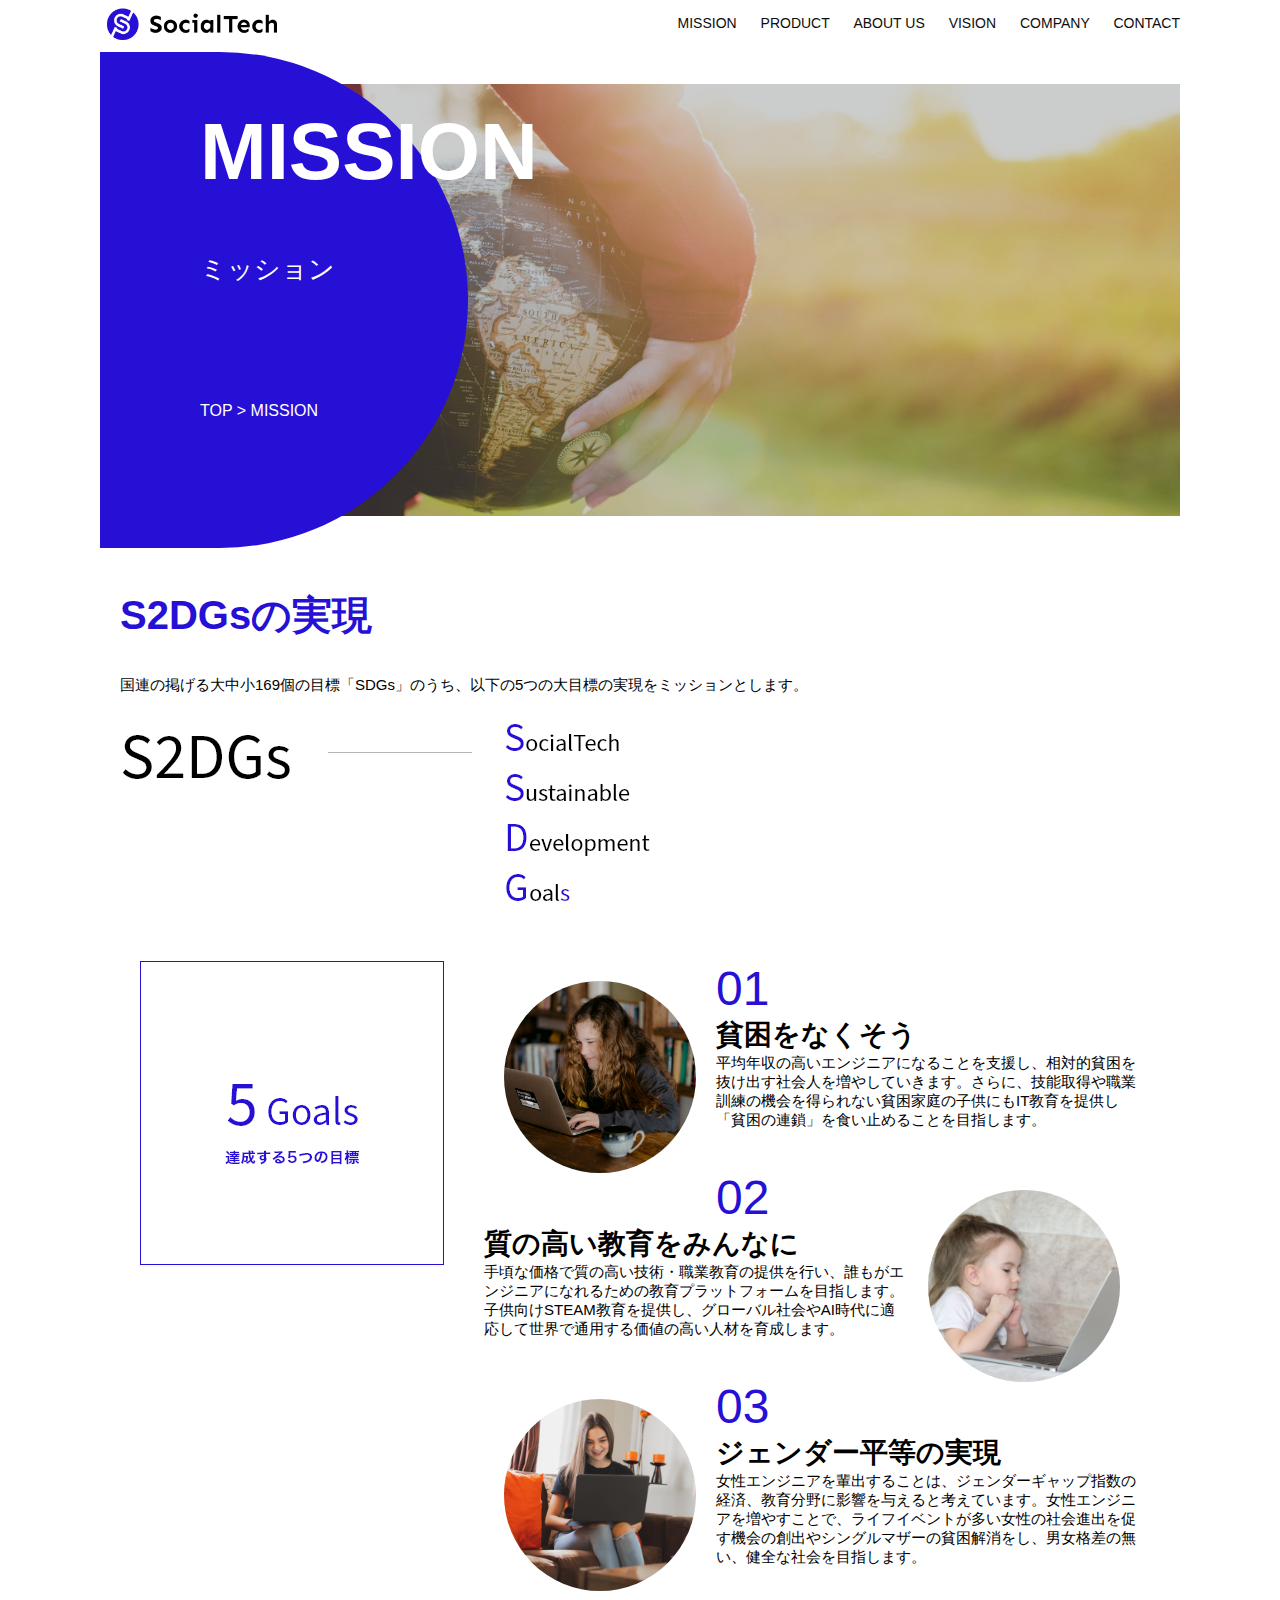
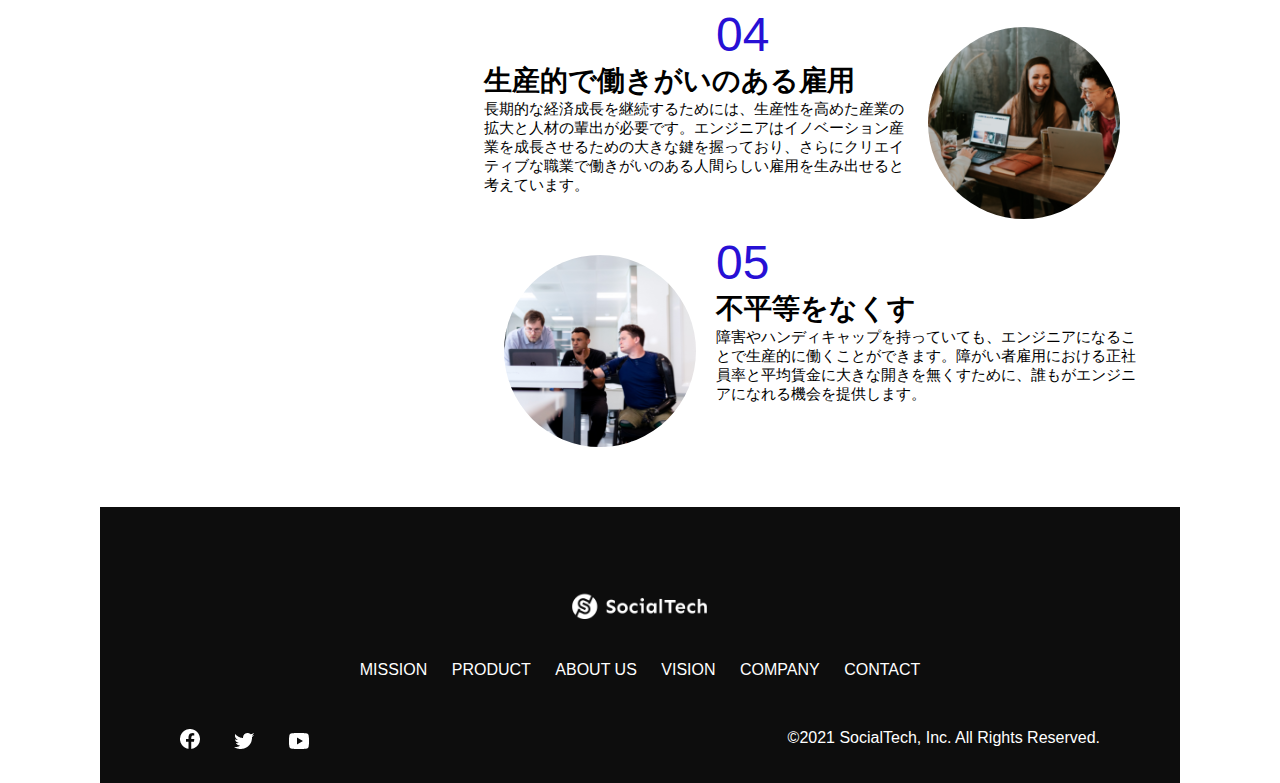
<file: kadai_tutorial_output/mission.html>
<!DOCTYPE html>
<html>
<head>
  <title>SocialTech - MISSION ミッション -</title>
  <meta charset="UTF-8">
  <meta name="description" content="SocialTechが目指す5つの目標（S2DGs）を紹介します">
  <meta name="viewport" content="width=device-width, initial-scale=1.0">
  <link rel="stylesheet" href="style.css">
</head>
<body>
  <!-- ヘッダー -->
  <header>
    <!-- ロゴ -->
    <a href="index.html" id="logo"><img src="images/logo.png" alt="トップページに戻る"></a>
    <!-- PC用ナビゲーション -->
    <nav id="nav-pc">
      <a href="mission.html">MISSION</a>
      <a href="product.html">PRODUCT</a>
      <a href="index.html#aboutus">ABOUT US</a>
      <a href="index.html#vision">VISION</a>
      <a href="index.html#company">COMPANY</a>
      <a href="index.html#contact">CONTACT</a>
    </nav>
    <!-- スマホ用メニューボタン -->
    <img id="menu-sp" src="images/button-menu.png" alt="ナビゲーションを開く" onclick="document.getElementById('nav-sp').style.display = 'block'">
    <!-- スマホ用ナビゲーション -->
    <nav id="nav-sp">
      <img id="close" src="images/button-close.png" alt="ナビゲーションを閉じる" onclick="document.getElementById('nav-sp').style.display = 'none'">
      <a id="logo-sp" href="index.html" onclick="document.getElementById('nav-sp').style.display = 'none'"><img
          src="images/logo-sp.png" alt="トップページに戻る"></a>
      <a class="menu" href="mission.html" onclick="document.getElementById('nav-sp').style.display = 'none'">MISSION</a>
      <a class="menu" href="product.html" onclick="document.getElementById('nav-sp').style.display = 'none'">PRODUCT</a>
      <a class="menu" href="index.html#aboutus" onclick="document.getElementById('nav-sp').style.display = 'none'">ABOUT
        US</a>
      <a class="menu" href="index.html#vision"
        onclick="document.getElementById('nav-sp').style.display = 'none'">VISION</a>
      <a class="menu" href="index.html#company"
        onclick="document.getElementById('nav-sp').style.display = 'none'">COMPANY</a>
      <a class="menu" href="index.html#contact"
        onclick="document.getElementById('nav-sp').style.display = 'none'">CONTACT</a>
      <div id="sns">
        <a href="https://www.facebook.com/sejuku2013"><img src="images/button-facebook.png" alt="Facebookのリンク"></a>
        <a href="https://twitter.com/samuraijuku"><img src="images/button-twitter.png" alt="Twitterのリンク"></a>
        <a href="https://www.youtube.com/channel/UCCFOQO5aDK0xXam4cUQXT8g"><img src="images/button-youtube.png" alt="YouTubeのリンク"></a>
      </div>
    </nav>
  </header>
  <main>
    <article>
      <section id="mission-main">
        <div id="mission-title">
          <h1>MISSION</h1>
          <span>ミッション</span>
          <div>TOP > MISSION</div>
        </div>
      </section>
      <section id="mission-s2dgs">
        <h2 class="mission-h2">S2DGsの実現</h2>
        <p>国連の掲げる大中小169個の目標「SDGs」のうち、以下の5つの大目標の実現をミッションとします。</p>
        <img src="images/mission/mission-s2dgs.png" alt="S2DGs">
      </section>
      <section id="mission-5goals">
        <div>
          <img id="s2dgs-image" src="images/mission/mission-5goals.png" alt="5Goals">
        </div>
        <div>
          <div>
            <img class="fivegoals-image-left" src="images/mission/mission-5goals01.png" alt="PCを操作する女の子">
            <span class="fivegoals-number">01</span>
            <h3 class="fivegoals-h3">貧困をなくそう</h3>
            <p class="fivegoals-p">平均年収の高いエンジニアになることを支援し、相対的貧困を抜け出す社会人を増やしていきます。さらに、技能取得や職業訓練の機会を得られない貧困家庭の子供にもIT教育を提供し「貧困の連鎖」を食い止めることを目指します。</p>
          </div>
          <div>
            <img class="fivegoals-image-right" src="images/mission/mission-5goals02.png" alt="PCを見つめる小さい女の子">
            <span class="fivegoals-number">02</span>
            <h3 class="fivegoals-h3">質の高い教育をみんなに</h3>
            <p class="fivegoals-p">手頃な価格で質の高い技術・職業教育の提供を行い、誰もがエンジニアになれるための教育プラットフォームを目指します。子供向けSTEAM教育を提供し、グローバル社会やAI時代に適応して世界で通用する価値の高い人材を育成します。</p>
          </div>
          <div>
            <img class="fivegoals-image-left" src="images/mission/mission-5goals03.png" alt="PCを操作する女性">
            <span class="fivegoals-number">03</span>
            <h3 class="fivegoals-h3">ジェンダー平等の実現</h3>
            <p class="fivegoals-p">女性エンジニアを輩出することは、ジェンダーギャップ指数の経済、教育分野に影響を与えると考えています。女性エンジニアを増やすことで、ライフイベントが多い女性の社会進出を促す機会の創出やシングルマザーの貧困解消をし、男女格差の無い、健全な社会を目指します。</p>
          </div>
          <div>
            <img class="fivegoals-image-right" src="images/mission/mission-5goals04.png" alt="笑顔で話し合う3人の男女">
            <span class="fivegoals-number">04</span>
            <h3 class="fivegoals-h3">生産的で働きがいのある雇用</h3>
            <p class="fivegoals-p">長期的な経済成長を継続するためには、生産性を高めた産業の拡大と人材の輩出が必要です。エンジニアはイノベーション産業を成長させるための大きな鍵を握っており、さらにクリエイティブな職業で働きがいのある人間らしい雇用を生み出せると考えています。</p>
          </div>
          <div>
            <img class="fivegoals-image-left" src="images/mission/mission-5goals05.png" alt="障害を持つ男性が生き生きと働く様子">
            <span class="fivegoals-number">05</span>
            <h3 class="fivegoals-h3">不平等をなくす</h3>
            <p class="fivegoals-p">障害やハンディキャップを持っていても、エンジニアになることで生産的に働くことができます。障がい者雇用における正社員率と平均賃金に大きな開きを無くすために、誰もがエンジニアになれる機会を提供します。</p>
          </div>
        </div>
      </section>
    </article>
    <footer>
      <div id="footer-logo">
        <img src="images/logo-sp.png" alt="SocialTech">
      </div>
      <div id="footer-link">
        <a href="mission.html">MISSION</a>
        <a href="product.html">PRODUCT</a>
        <a href="index.html#aboutus">ABOUT US</a>
        <a href="index.html#vision">VISION</a>
        <a href="index.html#company">COMPANY</a>
        <a href="index.html#contact">CONTACT</a>
      </div>
      <div id="sns-footer">
        <a href="https://www.facebook.com/sejuku2013"><img src="images/button-facebook.png" alt="Facebookのリンク"></a>
        <a href="https://twitter.com/samuraijuku"><img src="images/button-twitter.png" alt="Twitterのリンク"></a>
        <a href="https://www.youtube.com/channel/UCCFOQO5aDK0xXam4cUQXT8g"><img src="images/button-youtube.png" alt="YouTubeのリンク"></a>
        <span id="copyright">&copy;2021 SocialTech, Inc. All Rights Reserved. </span>
      </div>
    </footer>
  </main>
</body>
</html>
</file>
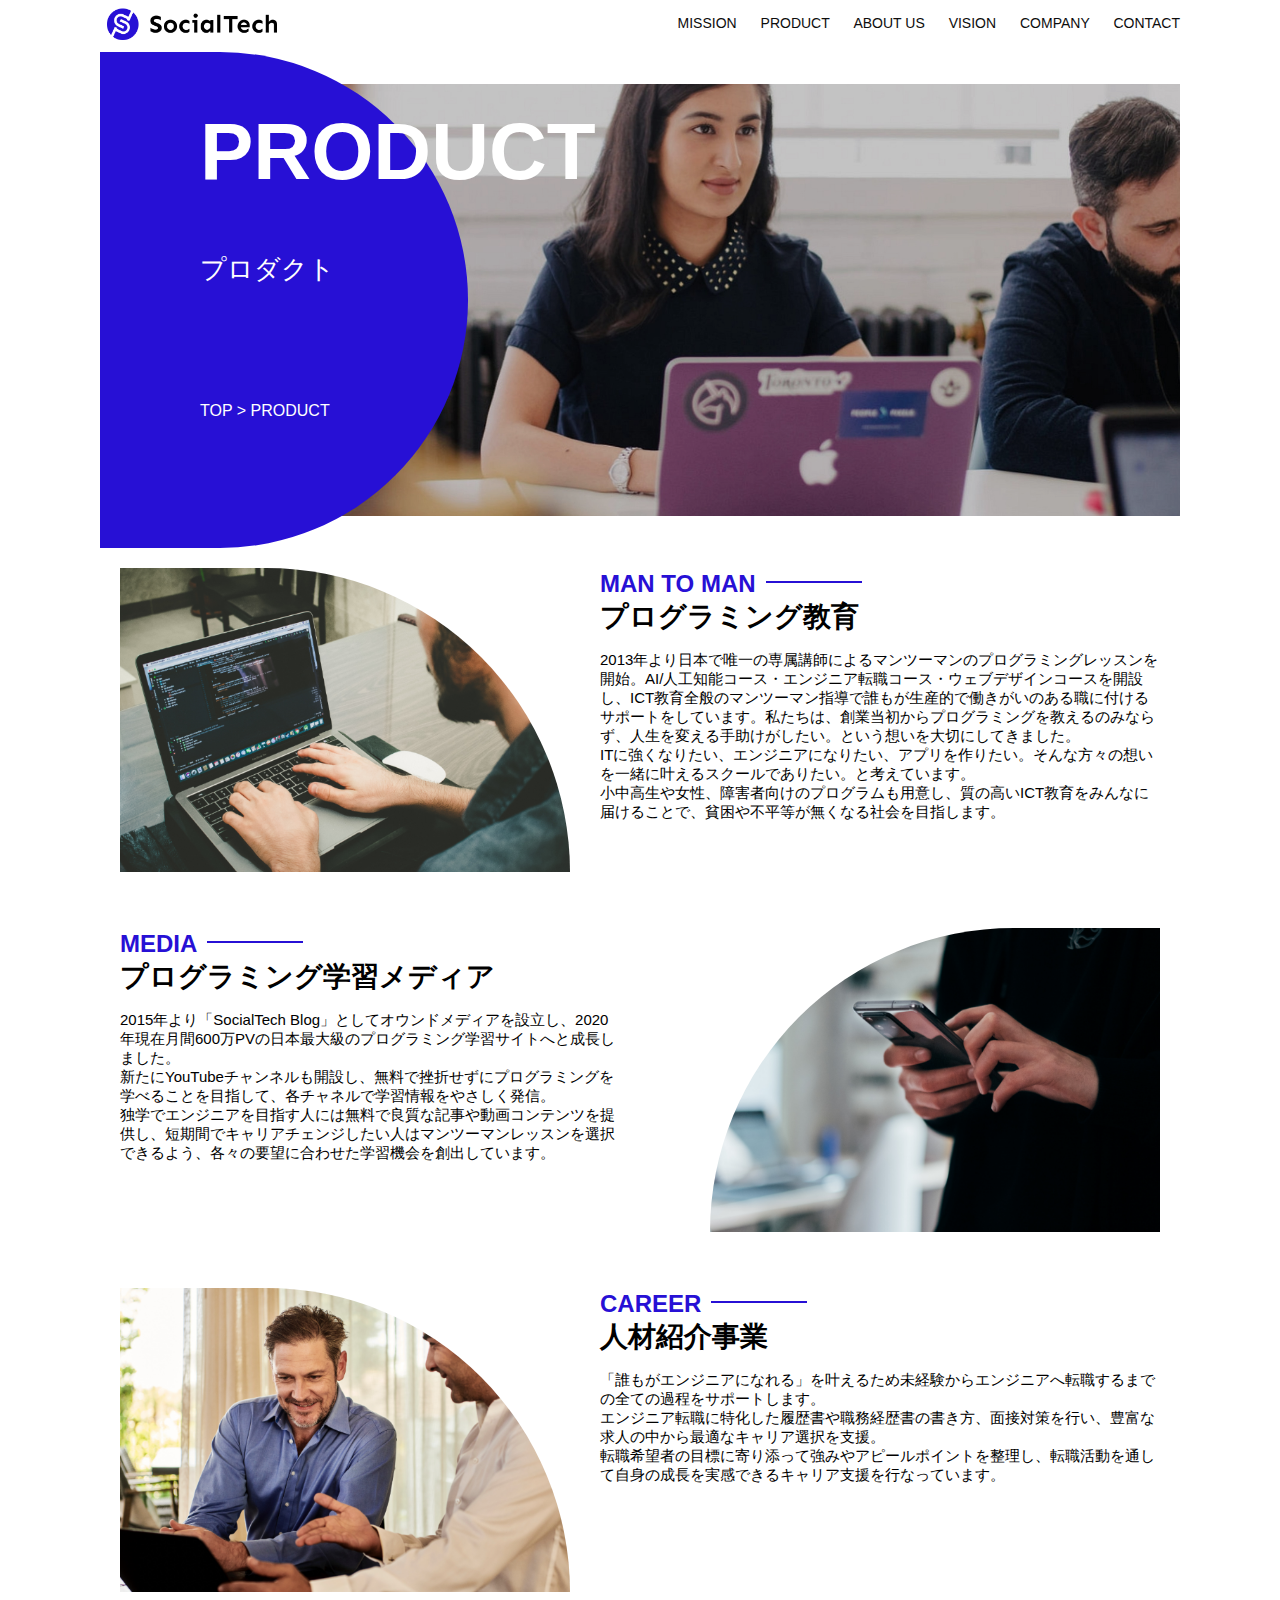
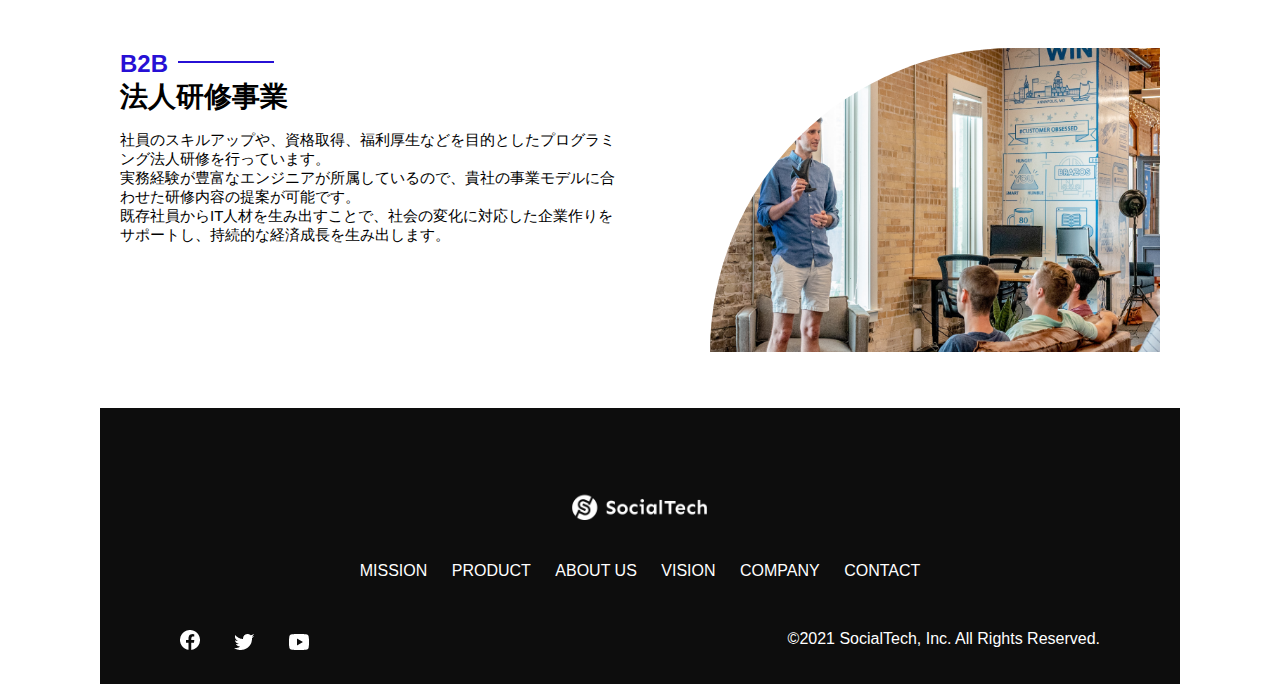
<file: kadai_tutorial_output/product.html>
<!DOCTYPE html>
<html>
<head>
  <title>SocialTech -PRODUCT プロダクト-</title>
  <meta charset="UTF-8">
  <meta name="description" content="SocialTechの4つのプロダクトを紹介します">
  <meta name="viewport" content="width=device-width, initial-scale=1.0">
  <link rel="stylesheet" href="style.css">
</head>
<body>
  <!-- ヘッダー -->
  <header>
    <!-- ロゴ -->
    <a href="index.html" id="logo"><img src="images/logo.png" alt="トップページに戻る"></a>
    <!-- PC用ナビゲーション -->
    <nav id="nav-pc">
      <a href="mission.html">MISSION</a>
      <a href="product.html">PRODUCT</a>
      <a href="index.html#aboutus">ABOUT US</a>
      <a href="index.html#vision">VISION</a>
      <a href="index.html#company">COMPANY</a>
      <a href="index.html#contact">CONTACT</a>
    </nav>
    <!-- スマホ用メニューボタン -->
    <img id="menu-sp" src="images/button-menu.png" alt="ナビゲーションを開く" onclick="document.getElementById('nav-sp').style.display = 'block'">
    <!-- スマホ用ナビゲーション -->
    <nav id="nav-sp">
      <img id="close" src="images/button-close.png" alt="ナビゲーションを閉じる" onclick="document.getElementById('nav-sp').style.display = 'none'">
      <a id="logo-sp" href="index.html" onclick="document.getElementById('nav-sp').style.display = 'none'"><img
          src="images/logo-sp.png" alt="トップページに戻る"></a>
      <a class="menu" href="mission.html" onclick="document.getElementById('nav-sp').style.display = 'none'">MISSION</a>
      <a class="menu" href="product.html" onclick="document.getElementById('nav-sp').style.display = 'none'">PRODUCT</a>
      <a class="menu" href="index.html#aboutus" onclick="document.getElementById('nav-sp').style.display = 'none'">ABOUT
        US</a>
      <a class="menu" href="index.html#vision"
        onclick="document.getElementById('nav-sp').style.display = 'none'">VISION</a>
      <a class="menu" href="index.html#company"
        onclick="document.getElementById('nav-sp').style.display = 'none'">COMPANY</a>
      <a class="menu" href="index.html#contact"
        onclick="document.getElementById('nav-sp').style.display = 'none'">CONTACT</a>
      <div id="sns">
        <a href="https://www.facebook.com/sejuku2013"><img src="images/button-facebook.png" alt="Facebookのリンク"></a>
        <a href="https://twitter.com/samuraijuku"><img src="images/button-twitter.png" alt="Twitterのリンク"></a>
        <a href="https://www.youtube.com/channel/UCCFOQO5aDK0xXam4cUQXT8g"><img src="images/button-youtube.png" alt="YouTubeのリンク"></a>
      </div>
    </nav>
  </header>
  <main>
    <article>
      <section id="product-main">
        <div id="product-title">
          <h1>PRODUCT</h1>
          <span>プロダクト</span>
          <div>TOP > PRODUCT</div>
        </div>
      </section>
      <section class="product-section1">
        <img src="images/product/product-mantoman.png" alt="PCでコードを書く男性">
        <div>
          <h2 class="product-h2">MAN TO MAN</h2>
          <h3 class="product-h3">プログラミング教育</h3>
          <p>2013年より日本で唯一の専属講師によるマンツーマンのプログラミングレッスンを開始。AI/人工知能コース・エンジニア転職コース・ウェブデザインコースを開設し、ICT教育全般のマンツーマン指導で誰もが生産的で働きがいのある職に付けるサポートをしています。私たちは、創業当初からプログラミングを教えるのみならず、人生を変える手助けがしたい。という想いを大切にしてきました。<br>ITに強くなりたい、エンジニアになりたい、アプリを作りたい。そんな方々の想いを一緒に叶えるスクールでありたい。と考えています。<br>小中高生や女性、障害者向けのプログラムも用意し、質の高いICT教育をみんなに届けることで、貧困や不平等が無くなる社会を目指します。</p>
        </div>
      </section>
      <section class="product-section2">
        <div>
          <h2 class="product-h2">MEDIA</h2>
          <h3 class="product-h3">プログラミング学習メディア</h3>
          <p>2015年より「SocialTech Blog」としてオウンドメディアを設立し、2020年現在月間600万PVの日本最大級のプログラミング学習サイトへと成長しました。<br>新たにYouTubeチャンネルも開設し、無料で挫折せずにプログラミングを学べることを目指して、各チャネルで学習情報をやさしく発信。<br>独学でエンジニアを目指す人には無料で良質な記事や動画コンテンツを提供し、短期間でキャリアチェンジしたい人はマンツーマンレッスンを選択できるよう、各々の要望に合わせた学習機会を創出しています。</p>
        </div>
        <img src="images/product/product-media.png" alt="スマートフォンを操作する人">
      </section>
      <section class="product-section1">
        <img src="images/product/product-career.png" alt="笑顔で話し合う2人の男性">
        <div>
          <h2 class="product-h2">CAREER</h2>
          <h3 class="product-h3">人材紹介事業</h3>
          <p>「誰もがエンジニアになれる」を叶えるため未経験からエンジニアへ転職するまでの全ての過程をサポートします。<br>エンジニア転職に特化した履歴書や職務経歴書の書き方、面接対策を行い、豊富な求人の中から最適なキャリア選択を支援。<br>転職希望者の目標に寄り添って強みやアピールポイントを整理し、転職活動を通して自身の成長を実感できるキャリア支援を行なっています。<br></p>
        </div>
      </section>
      <section class="product-section2">
        <div>
          <h2 class="product-h2">B2B</h2>
          <h3 class="product-h3">法人研修事業</h3>
          <p>社員のスキルアップや、資格取得、福利厚生などを目的としたプログラミング法人研修を行っています。<br>実務経験が豊富なエンジニアが所属しているので、貴社の事業モデルに合わせた研修内容の提案が可能です。<br>既存社員からIT人材を生み出すことで、社会の変化に対応した企業作りをサポートし、持続的な経済成長を生み出します。</p>
        </div>
        <img src="images/product/product-b2b.png" alt="講演中の男性とそれを聴く人々">
      </section>
    </article>
    <footer>
      <div id="footer-logo">
        <img src="images/logo-sp.png" alt="SocialTech">
      </div>
      <div id="footer-link">
        <a href="mission.html">MISSION</a>
        <a href="product.html">PRODUCT</a>
        <a href="index.html#aboutus">ABOUT US</a>
        <a href="index.html#vision">VISION</a>
        <a href="index.html#company">COMPANY</a>
        <a href="index.html#contact">CONTACT</a>
      </div>
      <div id="sns-footer">
        <a href="https://www.facebook.com/sejuku2013"><img src="images/button-facebook.png" alt="Facebookのリンク"></a>
        <a href="https://twitter.com/samuraijuku"><img src="images/button-twitter.png" alt="Twitterのリンク"></a>
        <a href="https://www.youtube.com/channel/UCCFOQO5aDK0xXam4cUQXT8g"><img src="images/button-youtube.png" alt="YouTubeのリンク"></a>
        <span id="copyright">&copy;2021 SocialTech, Inc. All Rights Reserved. </span>
      </div>
    </footer>
  </main>
</body>

</html>
</file>
<file: kadai_tutorial_output/style.css>
/* PC、スマホ共通スタイル */
body {
    font-family: "Source Sans Pro", "Hiragino Kaku Gothic ProN", Meiryo, Arial,
        sans-serif;
}

p {
    font-size: 15px;
}

.arrow-right {
    color: #2710d5;
}

#submit {
    margin-top: 50px;
}

/*================
 PC用のスタイル
=================*/
@media screen and (min-width: 768px) {
    /* PC用カルーセル設定 */
    .carousel {
        width: 885px;
        margin-left: 20px;
    }
    .carouselImg {
        width: 885px;
    }

    /* 横幅設定 */
    body {
        max-width: 1080px;
        min-width: 900px;
        margin: 0 auto 0 auto;
    }

    /* ヘッダー */
    header {
        display: flex;
        justify-content: space-between;
    }

    /* ナビゲーションのレイアウト */
    #nav-pc {
        font-size: 14px;
        padding-top: 15px;
    }

    /* ナビゲーションのリンクの装飾設定 */
    #nav-pc > a {
        text-decoration: none;
        margin-left: 20px;
    }
    #nav-pc > a:link {
        color: #0d0d0d;
    }
    #nav-pc > a:visited {
        color: #0d0d0d;
    }
    #nav-pc > a:hover {
        color: #0d0d0d;
        text-decoration: underline;
    }
    #nav-pc > a:active {
        color: #0d0d0d;
    }

    /* スマホ用ナビを非表示 */
    #nav-sp,
    #menu-sp {
        display: none;
    }

    /* メインビジュアル*/
    #main-visual {
        position: relative;
        height: 400px;
    }
    #main-message {
        position: absolute;
        top: 0;
        left: 0;
        background-color: #2710d5;
        color: #ffffff;
        border-radius: 0 0 476px 0;
        max-width: 620px;
        height: 100%;
        width: 100%;
        z-index: 11;
    }
    #main-message > h1 {
        font-size: 60px;
        font-weight: bold;
        margin: 100px 0 0 50px;
    }

    #main-message > p {
        font-size: 28px;
        margin-left: 50px;
    }
    #main-visual > img {
        max-width: 620px;
        border-radius: 476px 0 0 0;
        position: absolute;
        top: 0;
        right: 0;
        z-index: 10;
    }

    /*見出し*/
    h2 {
        margin-top: 40px;
    }

    h2::after {
        content: url("images/line.png");
        margin-left: 10px;
    }

    h3 {
        font-size: 27px;
    }

    /* ミッション */
    #mission {
        margin: 80px auto ;
        width: 100%;
    }

    #mission-flex {
        width: 100%;
        display: flex;
    }

    #mission-flex > div {
        width: 50%;
        margin: 20px;
    }

    #mission-photo {
        width: 100%;
    }

    #s2dgs {
        margin-top: 50px;
        width: 100%;
    }

    /* プロダクト */
    #product {
        background-color: #fafafa;
        margin: 80px 0;
        padding: 10px 40px 0px 40px;
    }

    /* 外枠 */
    #product > div {
        margin-top: 40px;
        display: flex;
    }

    /* 左のカラム */
    #product-left {
        width: 50%;
        margin-right: 20px;
    }

    /* 右のカラム */
    #product-right {
        width: 50%;
        margin-left: 20px;
        margin-top: 80px;
    }

    /* 画像＋説明の枠 */
    #product-left > div {
        position: relative;
        height: 480px;
        margin-right: 20px;
    }
    #product-right > div {
        position: relative;
        height: 480px;
        margin-left: 20px;
    }

    /* 画像*/
    .product-photo {
        width: 100%;
    }

    /* 説明文の枠 */
    .product-explain {
        background-color: #ffffff;
        position: absolute;
        left: 0;
        top: 280px;
        margin: 0 40px;
        padding: 20px;
        box-shadow: 5px 5px 10px rgba(0, 0, 0, 0.05);
    }

    /* 説明文の英語 */
    .product-explain > span {
        color: #2710d5;
        font-weight: bold;
        font-size: 16px;
        margin: 0px;
    }

    /* 説明文の見出し */
    .product-explain > h3 {
        font-size: 20px;
        margin: 5px 0;
    }

    /* 説明文 */
    .product-explain > p {
        font-size: 14px;
        margin: 0;
    }

    /* もっと見るボタン */
    #product-more {
        margin: 0 auto -42px auto;
    }

    /* ABOUT US */
    #aboutus {
        margin: 80px auto;
    }

    /* ３つの組織文化と写真を入れる枠 */
    #aboutus > div {
        display: flex;
    }

    /* 画像 */
    .culture-img {
        width: 100%;
        align-self: flex-start;
    }

    .culture-img2 {
        margin-top: 50px;
        width: 100%;
    }

    /* 3つの組織文化の表 */
    .culture-table {
        margin-right: 50px;
    }

    /* 番号 */
    .culture-num {
        font-size: 80px;
        color: #2710d5;
        margin: 0 20px 0 0;
    }

    /* 組織文化英語 */
    .culture-en {
        color: #2710d5;
        font-weight: bold;
        font-size: 24px;
        display: block;
    }

    /* 組織文化日本語 */
    .culture-jp {
        font-size: 28px;
        font-weight: bold;
    }

    /* 説明文 */
    .culture-description {
        margin: 0;
    }

    /* ビジョン */
    #vision {
        margin: 80px auto;
    }

    /* セクション内の外枠*/
    #vision > div {
        width: 100%;
        display: flex;
        justify-content: space-between;
        flex-wrap: wrap;
    }

    /*7つの行動指針の枠*/
    .vision-box {
        width: 300px;
        height: 300px;
        margin-bottom: 30px;
        position: relative;
    }

    .vision-box > img {
        width: 100%;
        height: auto;
        position: absolute;
        top: 0;
        left: 0;
        z-index: 30;
    }

    .vision-box > span {
        position: absolute;
        top: 0;
        left: 0;
        z-index: 31;
        margin-right: 20px;
    }

    .vision-box > span > h4 {
        color: #2710d5;
        font-size: 19px;
        margin-top: 80px;
    }

    .vision-box > span > h4::first-letter {
        font-size: 40px;
    }

    .vision-box > span > h5 {
        font-size: 20px;
        margin: 0;
    }

    .vision-box > span > p {
        margin-top: 10px;
    }

    /*会社概要*/
    #company {
        margin: 80px auto;
    }

    #company-table {
        width: 100%;
    }

    .tableheader {
        text-align: left;
        padding: 20px;
        border-bottom-color: #2710d5;
        border-bottom-width: 1px;
        border-bottom-style: solid;
        width: 100px;
    }

    .tableheader-first {
        text-align: left;
        padding: 20px;
        border-bottom-color: #2710d5;
        border-bottom-width: 1px;
        border-bottom-style: solid;
        border-top-color: #2710d5;
        border-top-width: 1px;
        border-top-style: solid;
        width: 100px;
    }

    .cell {
        padding: 30px;
        border-bottom-color: #ececec;
        border-bottom-width: 1px;
        border-bottom-style: solid;
    }
    .cell-first {
        padding: 30px;
        border-bottom-color: #ececec;
        border-bottom-width: 1px;
        border-bottom-style: solid;
        border-top-color: #ececec;
        border-top-width: 1px;
        border-top-style: solid;
    }

    #company > iframe {
        width: 100%;
        height: 368px;
        margin-top: 40px;
    }

    /* お問い合わせ */
    #contact {
        margin: 80px auto;
    }

    /* 外枠 */
    #contact > form > div {
        display: flex;
        flex-direction: row;
        flex-wrap: wrap;
        padding-bottom: 30px;
    }

    /* 左列　見出し */
    .contact-heading {
        width: 240px;
        align-self: center;
    }
    /* 見出しのラベル */
    .contact-label {
        font-weight: bold;
    }
    /* 必須 */
    .contact-span {
        color: #ce2222;
        margin-left: 20px;
        font-weight: bold;
    }
    /* テキストボックス */
    .contact-textbox {
        border-top: 0px;
        border-left: 0px;
        border-right: 0px;
        border-bottom-width: 1px;
        border-bottom-color: #707070;
        border-style: solid;
        background-color: #fafafa;
        height: 56px;
        width: 400px;
    }

    /* お問い合わせ内容のテキストエリア */
    .contact-textarea {
        border-top: 0px;
        border-left: 0px;
        border-right: 0px;
        border-bottom-width: 1px;
        border-bottom-color: #707070;
        background-color: #fafafa;
        width: 400px;
        height: 200px;
    }

    /* 個人情報の取り扱い */
    details {
        width: 700px;
    }
    details > div {
        background-color: #fafafa;
        padding: 20px;
    }

    details > div > span {
        font-weight: bold;
    }

    /* フッター */
    footer {
        background-color: #0d0d0d;
        text-align: center;
        padding: 80px 80px 30px 80px;
    }

    #footer-logo {
        margin-bottom: 30px;
    }

    #footer-link {
        margin-bottom: 50px;
    }
    #footer-link > a {
        text-decoration: none;
        margin: 10px;
    }
    #footer-link > a:link {
        color: #ffffff;
    }
    #footer-link > a:visited {
        color: #ffffff;
    }
    #footer-link > a:hover {
        color: #ffffff;
        text-decoration: underline;
    }
    #footer-link > a:active {
        color: #ffffff;
    }

    #sns-footer {
        text-align: left;
        width: 100%;
    }
    #sns-footer > a {
        margin-right: 30px;
    }

    #copyright {
        color: #ffffff;
        float: right;
    }

    /* mission.html用スタイル */
    /* ミッションのメインビジュアル */
    #mission-main {
        height: 496px;
        width: 100%;
        background-image: url("images/mission/mission-main.png");
        background-repeat: no-repeat;
        background-position-y: center;
    }

    #mission-title {
        background-color: #2710d5;
        width: 368px;
        color: #ffffff;
        height: 496px;
        border-radius: 0 248px 248px 0;
        position: relative;
    }
    #mission-title > h1 {
        position: absolute;
        top: 0;
        left: 100px;
        font-size: 80px;
    }

    #mission-title > span {
        position: absolute;
        top: 200px;
        left: 100px;
        font-size: 26px;
    }

    #mission-title > div {
        position: absolute;
        top: 350px;
        left: 100px;
        font-size: 16px;
    }

    #mission-s2dgs {
        width: 100%;
        margin: 20px;
    }

    .mission-h2 {
        color: #2710d5;
        font-size: 40px;
    }

    .mission-h2::after {
        content: none;
    }

    #mission-5goals {
        margin: 20px;
        display: flex;
    }
    #mission-5goals > div {
        flex-grow: 1;
        padding: 20px;
    }

    #mission-5goals > div > div {
        margin-bottom: 40px;
    }

    .fivegoals-image-right {
        float: right;
        margin: 20px;
    }

    .fivegoals-image-left {
        float: left;
        margin: 20px;
    }

    .fivegoals-number {
        color: #2710d5;
        font-size: 48px;
        margin: 0;
    }

    .fivegoals-h3 {
        font-size: 28px;
        margin: 0;
    }
    .fivegoals-p {
        margin: 0;
    }

    /* プロダクトページ */
    #product-main {
        height: 496px;
        width: 100%;
        background-image: url("images/product/product-main.png");
        background-repeat: no-repeat;
        background-position-y: center;
    }

    #product-title {
        background-color: #2710d5;
        width: 368px;
        color: #ffffff;
        height: 496px;
        border-radius: 0 248px 248px 0;
        position: relative;
    }
    #product-title > h1 {
        position: absolute;
        top: 0;
        left: 100px;
        font-size: 80px;
    }

    #product-title > span {
        position: absolute;
        top: 200px;
        left: 100px;
        font-size: 26px;
    }

    #product-title > div {
        position: absolute;
        top: 350px;
        left: 100px;
        font-size: 16px;
    }

    /* セクション1 */
    .product-section1 {
        position: relative;
        margin: 20px;
        height: 340px;
    }

    .product-section1 > img {
        position: absolute;
        top: 0;
        left: 0;
        width: 450px;
        margin: 0 40px 30px 0;
        border-radius: 0 432px 0 0;
    }

    .product-section1 > div {
        position: absolute;
        top: 0;
        left: 480px;
    }

    /*セクション２*/

    .product-section2 {
        position: relative;
        margin: 20px;
        height: 340px;
    }

    .product-section2 > img {
        position: absolute;
        top: 0;
        right: 0;
        width: 450px;
        margin: 0 0 30px 40px;
        border-radius: 432px 0 0 0;
    }

    .product-section2 > div {
        width: 500px;
        position: absolute;
        top: 0;
        left: 0;
    }

    .product-h2 {
        color: #2710d5;
        font-size: 24px;
        margin: 0;
    }

    .product-h3 {
        font-size: 28px;
        margin: 0;
    }
}

/*====================
 スマートフォン用のスタイル
=====================*/
@media screen and (max-width: 767px) {
    /* スマホ用カルーセル設定 */
    .carousel {
        width: 375px;
        margin: 0 auto;
    }
    .carouselImg {
        width: 375px;
    }

    body {
        min-width: 375px;
        margin: 0;
    }

    /* PC用ナビゲーション非表示 */
    #nav-pc {
        display: none;
    }

    /* ハンバーガーメニュー */
    #menu-sp {
        position: absolute;
        top: 0px;
        right: 0px;
    }

    /* スマホ用ナビゲーションの表示切替*/
    /* 初期状態、レイアウトと非表示設定 */
    #nav-sp {
        background-color: #2710d5;
        position: absolute;
        left: 0;
        top: 0;
        height: 100%;
        width: 100%;
        display: none;
        z-index: 100;
    }

    /* ×ボタン */
    #close {
        position: absolute;
        top: 20px;
        right: 20px;
    }

    /* ナビゲーションメニュー用ロゴ */
    #logo-sp {
        margin: 80px 0 30px 20px;
    }

    /* ナビゲーションのリンクの装飾設定 */
    #nav-sp > a {
        display: block;
    }

    #nav-sp > a:link {
        color: #ffffff;
    }
    #nav-sp > a:visited {
        color: #ffffff;
    }
    #nav-sp > a:hover {
        color: #ffffff;
        text-decoration: underline;
    }
    #nav-sp > a:active {
        color: #ffffff;
    }

    #nav-sp > .menu {
        text-decoration: none;
        display: block;
        margin: 0 20px;
        height: 44px;
        font-size: 16px;
        background-image: url("images/arrow.png");
        background-repeat: no-repeat;
        background-position: right top;
    }

    #sns {
        position: absolute;
        bottom: 20px;
        left: 20px;
    }
    #sns > a {
        margin-right: 30px;
    }

    /* メインビジュアル */
    #main-visual {
        position: relative;
        height: 470px;
        width: 100%;
        overflow: hidden;
    }
    #main-visual > div {
        position: absolute;
        top: 0;
        left: 0;
        background-color: #2710d5;
        color: white;
        border-radius: 0 0 476px 0;
        text-align: center;
        height: 280px;
        width: 100%;
        z-index: 11;
    }
    #main-visual > div > h1 {
        font-size: 28px;
        margin-top: 90px;
    }

    #main-visual > div > p {
        margin: 0;
    }

    #main-visual > img {
        width: 100%;
        border-radius: 476px 0 0 0;

        z-index: 10;
        position: absolute;
        bottom: 0;
        right: 0;
    }

    /*見出し*/
    h2::after {
        content: url("images/line.png");
        margin-left: 10px;
    }

    h3 {
        font-size: 24px;
        margin-top: 10px;
    }

    /* ミッション */
    #mission {
        margin: 20px;
    }

    #mission-photo {
        width: 100%;
    }

    #s2dgs {
        width: 100%;
    }

    /* プロダクト */
    #product {
        background-color: #fafafa;
        padding-top: 10px;
    }

    #product h2 {
        margin-left: 20px;
    }
    /* 外枠 */
    /* 左右のカラム　スマホでは縦並び */
    #product-left,
    #product-right {
        margin: 0 20px;
    }

    /* 画像＋説明の枠 */
    #product-left > div,
    #product-right > div {
        position: relative;
        height: 540px;
    }

    /* 説明文の枠 */
    .product-explain {
        background-color: #ffffff;
        position: absolute;
        left: 0;
        bottom: 50px;
        padding: 20px;
        box-shadow: 5px 5px 10px rgba(0, 0, 0, 0.05);
    }

    .product-explain > span {
        color: #2710d5;
        font-weight: bold;
        font-size: 16px;
        margin: 0px;
    }

    .product-explain > h3 {
        margin: 10px 0;
    }

    /* 画像*/
    .product-photo {
        width: 100%;
    }

    #product-more > img {
        margin: 0 0 -42px 20px;
    }

    /* ABOUT US */
    #aboutus {
        margin: 80px 20px;
    }

    #aboutus > div {
        display: flex;
        flex-direction: column;
    }

    .culture-table {
        width: 100%;
        padding-right: 20px;
        order: 2;
    }

    .culture-img {
        width: 100%;
        order: 1;
    }

    .culture-img2 {
        width: 100%;
    }

    .culture-num {
        font-size: 80px;
        color: #2710d5;
    }

    .culture-en {
        color: #2710d5;
        font-weight: bold;
        font-size: 24px;
        display: block;
    }

    .culture-jp {
        display: block;
    }

    .culture-description {
        margin: 0;
    }

    /* ビジョン */
    #vision {
        margin: 80px 20px;
    }

    .vision-box {
        width: 300px;
        height: 300px;
        margin-bottom: 30px;
        position: relative;
    }

    .vision-box > img {
        width: 100%;
        height: auto;
        position: absolute;
        top: 0;
        left: 0;
        z-index: 30;
    }

    .vision-box > span {
        position: absolute;
        top: 0;
        left: 0;
        z-index: 31;
        margin-right: 20px;
    }

    .vision-box > span > h4 {
        color: #2710d5;
        font-size: 19px;
        margin-top: 60px;
    }

    .vision-box > span > h5 {
        font-size: 20px;
        margin: 0;
    }
    .vision-box > span > p {
        margin-top: 10px;
    }

    /*会社概要*/
    #company {
        margin: 0 20px;
    }

    #company > h3 {
        margin-bottom: 20px;
    }

    #company-table {
        width: 100%;
    }

    .tableheader-first {
        text-align: left;
        padding: 20px;
        border-bottom-color: #2710d5;
        border-bottom-width: 1px;
        border-bottom-style: solid;
        border-top-color: #2710d5;
        border-top-width: 1px;
        border-top-style: solid;
        width: 50px;
    }
    .tableheader {
        text-align: left;
        padding: 20px;
        border-bottom-color: #2710d5;
        border-bottom-width: 1px;
        border-bottom-style: solid;
        width: 50px;
    }

    .cell {
        padding: 20px;
        border-bottom-color: #ececec;
        border-bottom-width: 1px;
        border-bottom-style: solid;
    }

    .cell-first {
        padding: 20px;
        border-bottom-color: #ececec;
        border-bottom-width: 1px;
        border-bottom-style: solid;
        border-top-color: #ececec;
        border-top-width: 1px;
        border-top-style: solid;
    }

    #company > iframe {
        width: 100%;
        height: 240px;
        margin-top: 40px;
    }

    /* お問い合わせ */
    #contact {
        margin: 80px 20px;
    }

    #contact > h3 {
        margin-bottom: 20px;
    }

    #contact > form > div {
        margin-bottom: 20px;
    }

    .contact-heading {
        margin-bottom: 20px;
    }

    /* ラベル */
    .contact-label {
        font-weight: bold;
    }

    /* 必須 */
    .contact-span {
        color: #ce2222;
        margin-left: 20px;
        font-weight: bold;
    }

    .contact-textbox {
        height: 56px;
        border-top: 0;
        border-left: 0;
        border-right: 0;
        background-color: #fafafa;
        border-bottom-width: 1px;
        border-bottom-color: #707070;
        border-style: solid;
        min-width: 300px;
        width: 100%;
    }

    .contact-textarea {
        height: 150px;
        border-top: 0;
        border-left: 0;
        border-right: 0;
        background-color: #fafafa;
        width: 100%;
    }

    .radiobutton {
        margin-bottom: 20px;
    }

    .radiobutton + label::after {
        content: "\A";
        white-space: pre;
    }

    /* フッター */
    footer {
        background-color: #0d0d0d;
        padding: 30px 20px 50px 20px;
    }

    #footer-logo {
        margin-bottom: 30px;
    }

    #footer-link {
        margin-bottom: 50px;
    }
    #footer-link > a {
        text-decoration: none;
        margin: 0 20px 30px 0;
        display: block;
        background-image: url("images/arrow.png");
        background-repeat: no-repeat;
        background-position: right top;
    }
    #footer-link > a:link {
        color: #ffffff;
    }
    #footer-link > a:visited {
        color: #ffffff;
    }
    #footer-link > a:hover {
        color: #ffffff;
        text-decoration: underline;
    }
    #footer-link > a:active {
        color: #ffffff;
    }

    #sns-footer > a {
        margin-right: 30px;
    }
    #copyright {
        font-size: 12px;
        display: block;
        margin-top: 30px;
        color: #ffffff;
    }

    /* mission.html用スタイル */
    /* ミッションのメインビジュアル */
    #mission-main {
        height: 256px;
        width: 100%;
        background-image: url("images/mission/mission-main.png");
        background-repeat: no-repeat;
        background-position-y: center;
        background-size: auto 208px;
    }

    #mission-title {
        background-color: #2710d5;
        width: 136px;
        color: #ffffff;
        height: 256px;
        border-radius: 0 248px 248px 0;
        position: relative;
    }
    #mission-title > h1 {
        position: absolute;
        top: 0;
        left: 20px;
        font-size: 40px;
    }

    #mission-title > span {
        position: absolute;
        top: 110px;
        left: 20px;
        font-size: 18px;
    }

    #mission-title > div {
        position: absolute;
        top: 180px;
        left: 20px;
        font-size: 13px;
    }
    /* ミッションページ　S2DGSの設定 */
    #mission-s2dgs {
        margin: 20px;
    }

    .mission-h2 {
        color: #2710d5;
        font-size: 38px;
        margin: 0px;
    }

    .mission-h2::after {
        content: none;
    }

    #mission-s2dgs > img {
        width: 100%;
    }

    #section-s2dgs > img {
        width: 100%;
    }

    /* ミッションページ　5つのゴールの設定 */
    #mission-5goals {
        margin: 20px;
    }

    #mission-5goals > div > div {
        margin-bottom: 40px;
    }

    #s2dgs-image {
        width: 100%;
    }
    .fivegoals-image-right {
        margin: 20px auto;
        display: block;
    }

    .fivegoals-image-left {
        margin: 20px auto;
        display: block;
    }

    .fivegoals-number {
        color: #2710d5;
        font-size: 48px;
        margin: 0;
    }

    .fivegoals-h3 {
        font-size: 28px;
        margin: 0;
    }
    .fivegoals-p {
        margin: 0;
    }

    /* プロダクトページ */

    #product-main {
        height: 256px;
        width: 100%;
        background-image: url("images/product/product-main.png");
        background-repeat: no-repeat;
        background-position-y: center;
        background-size: auto 208px;
    }

    #product-title {
        background-color: #2710d5;
        width: 136px;
        color: #ffffff;
        height: 256px;
        border-radius: 0 248px 248px 0;
        position: relative;
    }
    #product-title > h1 {
        position: absolute;
        top: 0;
        left: 20px;
        font-size: 40px;
    }

    #product-title > span {
        position: absolute;
        top: 110px;
        left: 20px;
        font-size: 18px;
    }

    #product-title > div {
        position: absolute;
        top: 180px;
        left: 20px;
        font-size: 13px;
    }

    .product-section1 {
        margin: 20px;
    }

    .product-section1 > img {
        width: 100%;
        border-radius: 0 300px 0 0;
    }

    .product-section2 {
        margin: 20px;
        display: flex;
        flex-direction: column;
    }

    .product-section2 > img {
        order: 1;
        width: 100%;
        border-radius: 300px 0 0 0;
    }

    .product-section2 > div {
        order: 2;
    }

    .product-h2 {
        color: #2710d5;
        font-size: 24px;
        margin: 0;
    }

    .product-h3 {
        font-size: 28px;
        margin: 0;
    }
}
</file>
